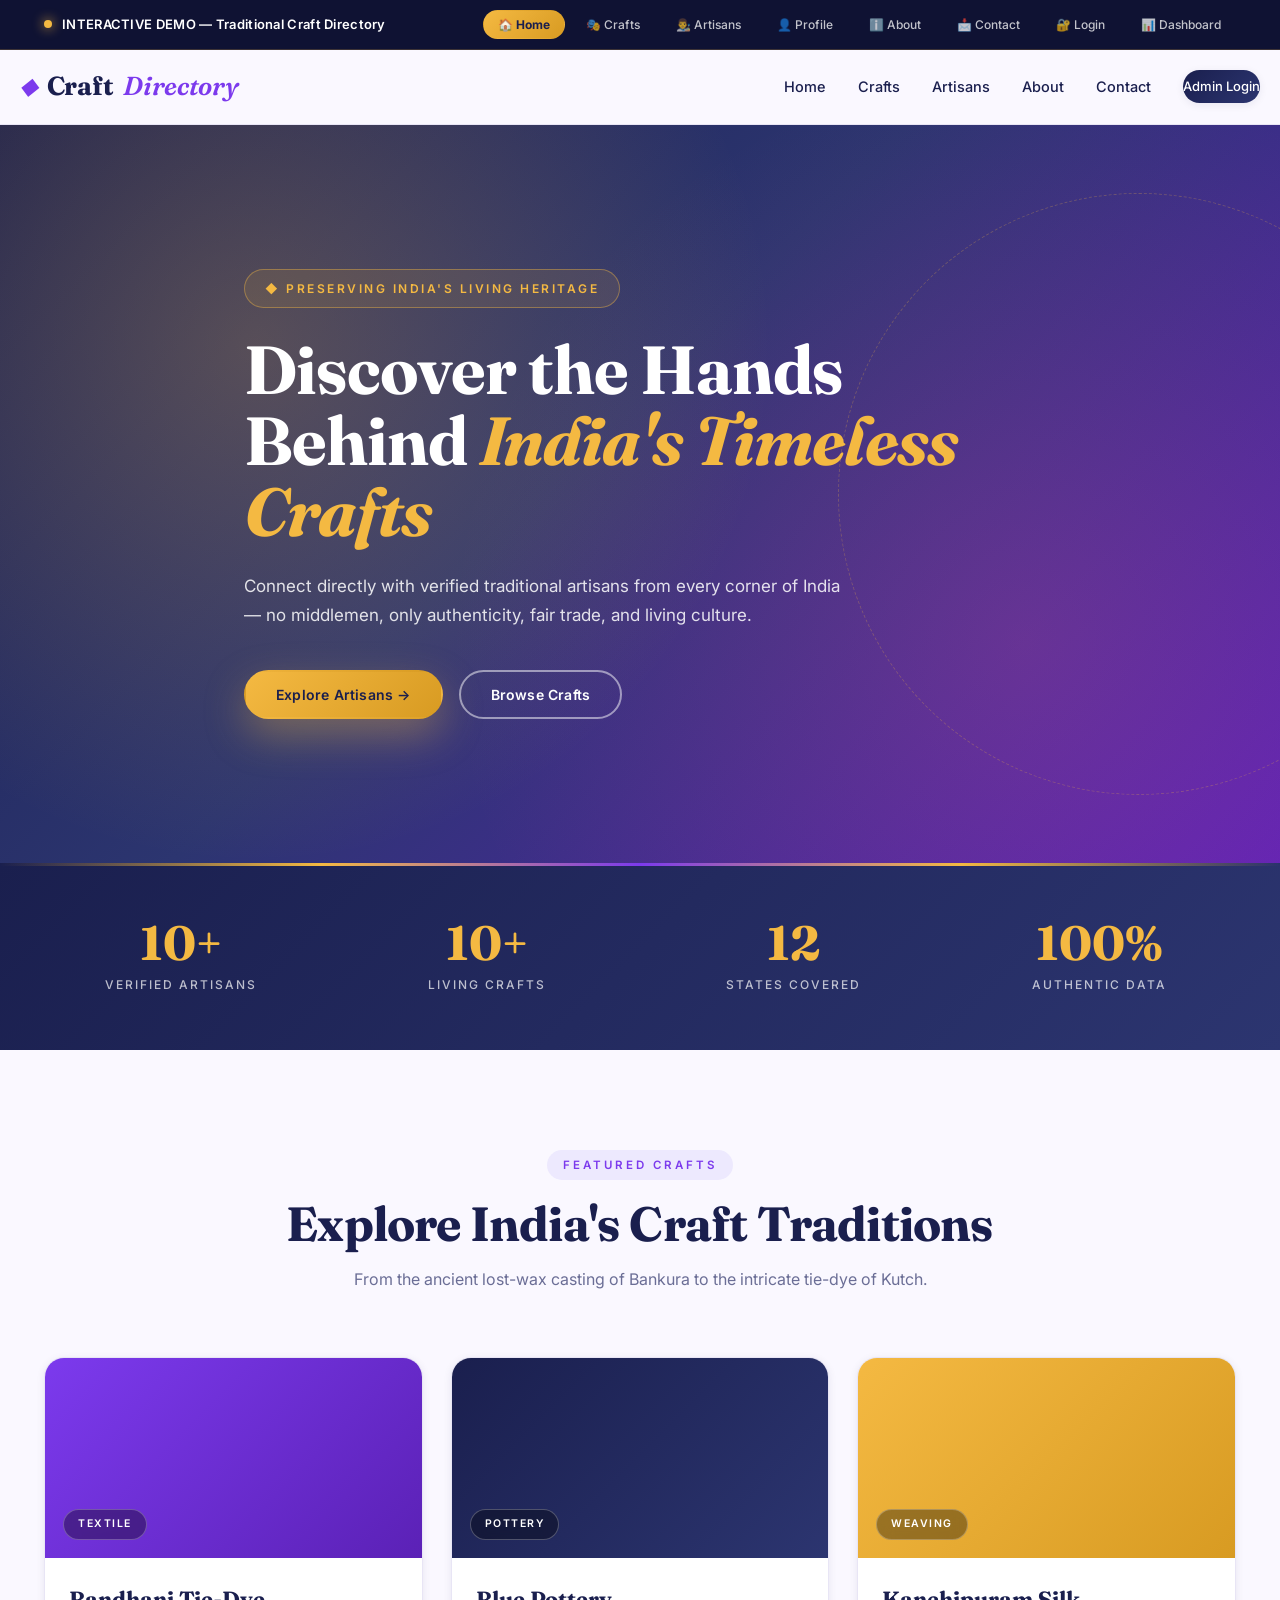
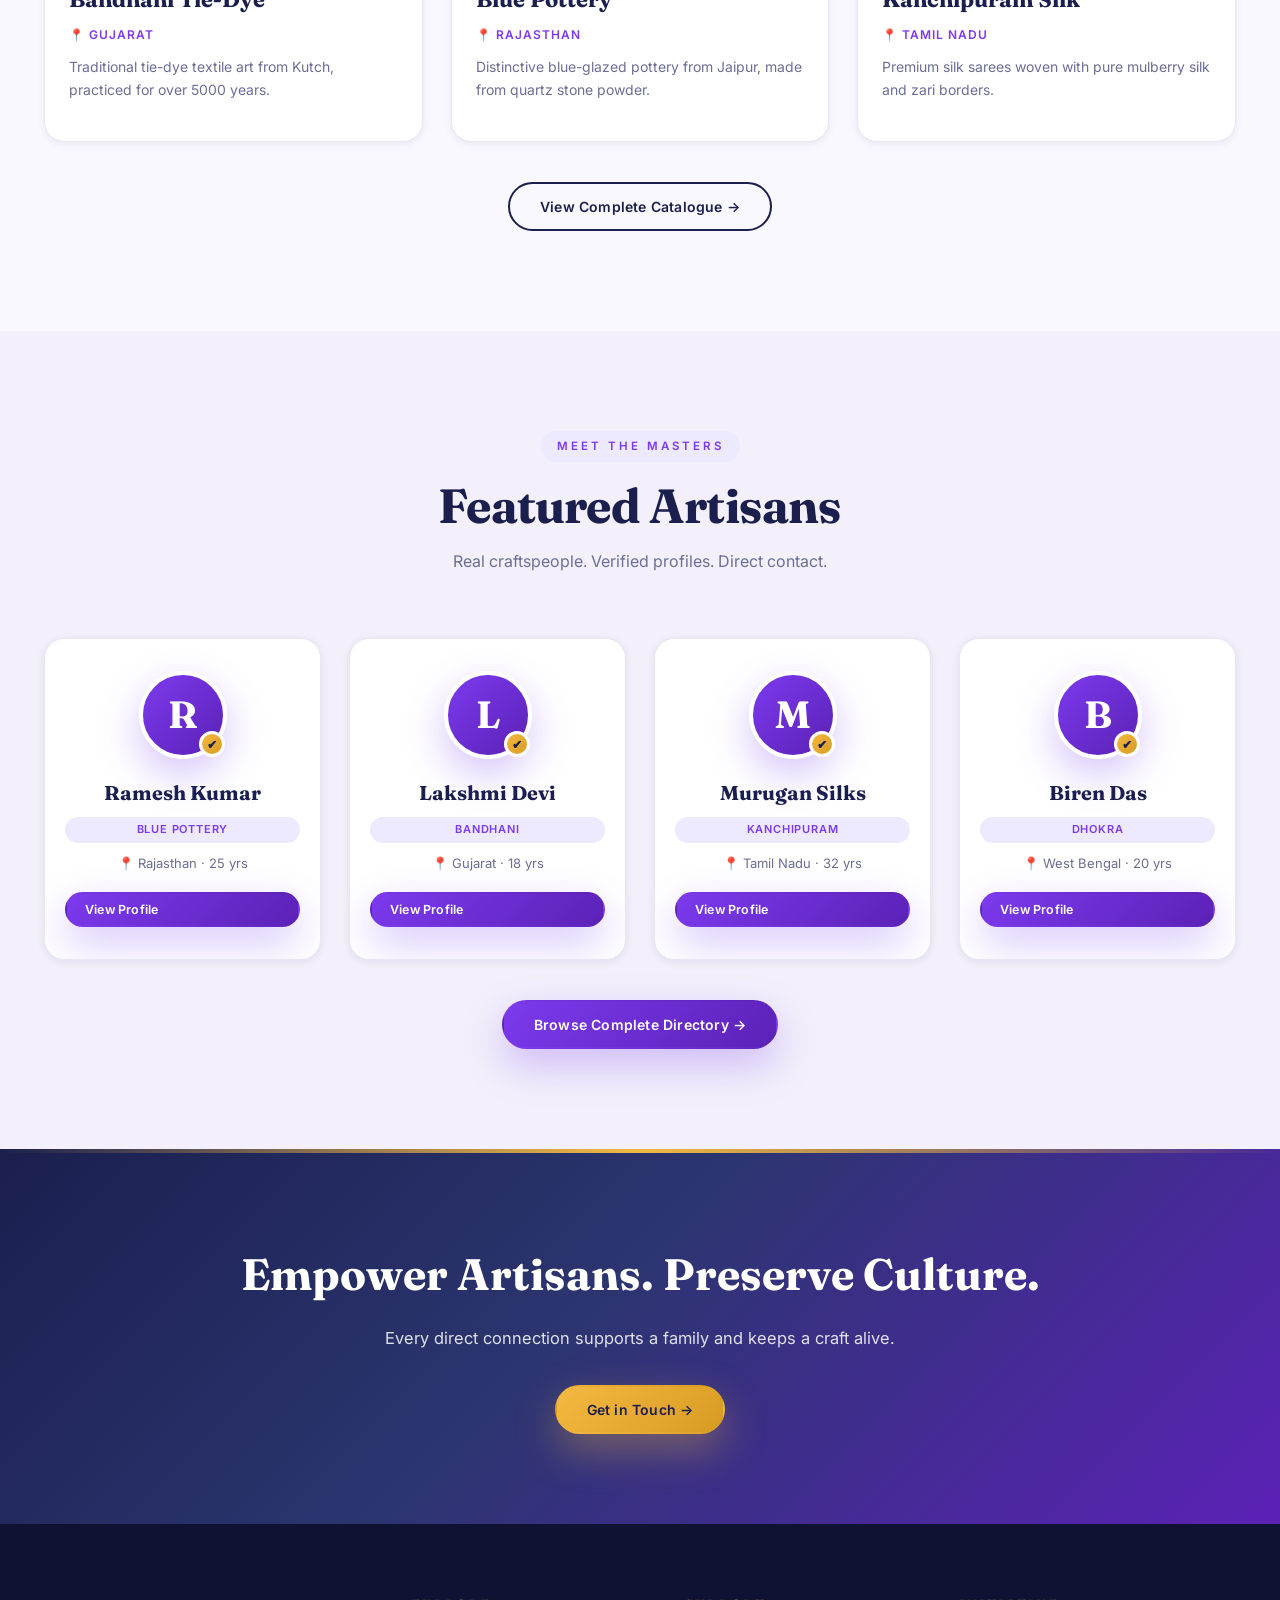
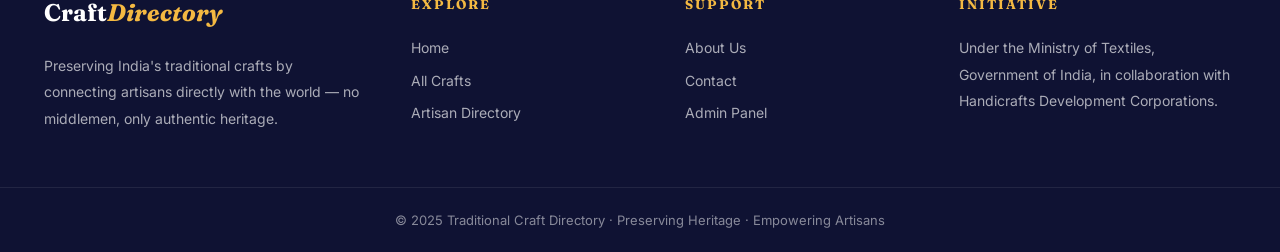
<file: craft-directory/demo.html>
<!DOCTYPE html>
<html lang="en">
<head>
<meta charset="UTF-8">
<meta name="viewport" content="width=device-width, initial-scale=1.0">
<title>Traditional Craft Directory — Interactive Demo</title>
<link rel="preconnect" href="https://fonts.googleapis.com">
<link rel="preconnect" href="https://fonts.gstatic.com" crossorigin>
<link href="https://fonts.googleapis.com/css2?family=Fraunces:ital,opsz,wght@0,9..144,400;0,9..144,600;0,9..144,700;0,9..144,900;1,9..144,700&family=Inter:wght@300;400;500;600;700&display=swap" rel="stylesheet">
<style>
/* =========================================================
   DESIGN TOKENS — Royal Indigo Heritage Theme
   ========================================================= */
:root{
  --indigo:#1A1F4E;
  --indigo-light:#2C3570;
  --indigo-deep:#0F1233;
  --purple:#7C3AED;
  --purple-light:#A78BFA;
  --purple-deep:#5B21B6;
  --purple-soft:#EDE9FE;
  --gold:#F4B942;
  --gold-deep:#D89B22;
  --gold-light:#FCD97F;
  --gold-soft:#FEF3D0;
  --rose:#E85A8A;
  --bg:#FAF8FF;
  --bg-alt:#F3F0FB;
  --surface:#FFFFFF;
  --ink:#0F1233;
  --ink-soft:#2D3160;
  --muted:#6B6E96;
  --muted-light:#9B9DBA;
  --border:#E8E5F5;
  --border-light:#F2EFFB;
  --success:#10B981;
  --success-soft:#D1FAE5;
  --danger:#EF4444;
  --danger-soft:#FEE2E2;

  --shadow-xs:0 1px 3px rgba(26,31,78,.06);
  --shadow-sm:0 2px 8px rgba(26,31,78,.08);
  --shadow-md:0 8px 24px rgba(26,31,78,.10);
  --shadow-lg:0 20px 50px rgba(26,31,78,.15);
  --shadow-xl:0 30px 80px rgba(26,31,78,.20);
  --shadow-purple:0 16px 40px rgba(124,58,237,.30);
  --shadow-gold:0 16px 40px rgba(244,185,66,.35);

  --grad-indigo:linear-gradient(135deg,#1A1F4E 0%,#2C3570 100%);
  --grad-purple:linear-gradient(135deg,#7C3AED 0%,#5B21B6 100%);
  --grad-gold:linear-gradient(135deg,#F4B942 0%,#D89B22 100%);
  --grad-mesh:linear-gradient(135deg,#1A1F4E 0%,#2C3570 45%,#5B21B6 100%);

  --radius:14px;
  --radius-lg:20px;
  --radius-full:999px;

  --font-display:'Fraunces',Georgia,serif;
  --font-body:'Inter',-apple-system,sans-serif;
  --ease:cubic-bezier(.22,1,.36,1);
}

*{margin:0;padding:0;box-sizing:border-box}
html{scroll-behavior:smooth}
body{
  font-family:var(--font-body);
  background:var(--bg);
  color:var(--ink);
  line-height:1.6;
  -webkit-font-smoothing:antialiased;
  font-size:15px;
  overflow-x:hidden;
}
a{text-decoration:none;color:inherit}
button{font-family:inherit;cursor:pointer;border:none;background:none}
img{max-width:100%;display:block}
::selection{background:var(--purple);color:#fff}

::-webkit-scrollbar{width:10px;height:10px}
::-webkit-scrollbar-track{background:var(--bg-alt)}
::-webkit-scrollbar-thumb{
  background:var(--grad-purple);
  border-radius:10px;border:2px solid var(--bg-alt);
}

.container{max-width:1240px;margin:0 auto;padding:0 24px}

/* =========================================================
   PAGE ROUTER
   ========================================================= */
.page{display:none}
.page.active{display:block;animation:fadeIn .5s var(--ease)}
@keyframes fadeIn{from{opacity:0;transform:translateY(8px)}to{opacity:1;transform:translateY(0)}}

/* =========================================================
   TOP DEMO BAR
   ========================================================= */
.demo-bar{
  background:var(--indigo-deep);
  color:#fff;
  padding:10px 0;
  font-size:13px;
  position:sticky;top:0;z-index:1000;
  border-bottom:1px solid rgba(244,185,66,.2);
}
.demo-bar-inner{
  display:flex;align-items:center;justify-content:space-between;
  gap:20px;flex-wrap:wrap;
}
.demo-label{
  display:flex;align-items:center;gap:10px;
  font-weight:600;letter-spacing:.3px;
}
.demo-label .dot{
  width:8px;height:8px;border-radius:50%;
  background:var(--gold);
  box-shadow:0 0 12px var(--gold);
  animation:pulseDot 2s infinite;
}
@keyframes pulseDot{
  0%,100%{opacity:1}
  50%{opacity:.4}
}
.demo-nav{
  display:flex;gap:6px;flex-wrap:wrap;
}
.demo-nav button{
  padding:6px 14px;
  font-size:12px;
  color:rgba(255,255,255,.75);
  border-radius:20px;
  transition:.25s var(--ease);
  font-weight:500;
  border:1px solid transparent;
}
.demo-nav button:hover{
  color:var(--gold);
  background:rgba(244,185,66,.08);
}
.demo-nav button.active{
  background:var(--grad-gold);
  color:var(--indigo);
  font-weight:700;
}

/* =========================================================
   SITE HEADER
   ========================================================= */
.site-header{
  position:sticky;top:38px;z-index:999;
  background:rgba(250,248,255,.9);
  backdrop-filter:blur(20px);
  -webkit-backdrop-filter:blur(20px);
  border-bottom:1px solid var(--border);
}
.nav-wrap{display:flex;align-items:center;justify-content:space-between;padding:16px 0}
.logo{
  font-family:var(--font-display);
  font-size:26px;font-weight:700;
  color:var(--indigo);letter-spacing:-.3px;
  display:flex;align-items:center;gap:10px;
}
.logo-mark{
  color:var(--purple);font-size:22px;
  display:inline-block;
  animation:rotateDiamond 14s linear infinite;
}
@keyframes rotateDiamond{to{transform:rotate(360deg)}}
.logo span{color:var(--purple);font-style:italic;font-weight:600}

.main-nav{display:flex;align-items:center;gap:32px}
.main-nav a{
  font-size:14.5px;font-weight:500;color:var(--indigo);
  position:relative;padding:6px 0;
  cursor:pointer;
}
.main-nav a::after{
  content:'';position:absolute;left:0;bottom:-2px;height:2px;width:0;
  background:var(--grad-purple);
  transition:width .35s var(--ease);
  border-radius:2px;
}
.main-nav a:hover{color:var(--purple)}
.main-nav a:hover::after{width:100%}
.btn-admin{
  background:var(--grad-indigo);
  color:#fff !important;
  padding:10px 22px;
  border-radius:var(--radius-full);
  font-size:13px !important;
  box-shadow:var(--shadow-sm);
  transition:.3s var(--ease);
}
.btn-admin:hover{transform:translateY(-2px);box-shadow:var(--shadow-purple);background:var(--grad-purple)}

/* =========================================================
   BUTTONS
   ========================================================= */
.btn{
  display:inline-flex;align-items:center;gap:10px;
  padding:14px 30px;border-radius:var(--radius-full);
  font-size:14px;font-weight:600;letter-spacing:.2px;
  transition:.3s var(--ease);
  border:2px solid transparent;
  cursor:pointer;
}
.btn-primary{
  background:var(--grad-purple);
  color:#fff;
  box-shadow:var(--shadow-purple);
}
.btn-primary:hover{transform:translateY(-3px);box-shadow:0 24px 50px rgba(124,58,237,.4)}
.btn-gold{
  background:var(--grad-gold);
  color:var(--indigo);
  box-shadow:var(--shadow-gold);
}
.btn-gold:hover{transform:translateY(-3px)}
.btn-outline{
  background:transparent;
  color:#fff;
  border-color:rgba(255,255,255,.5);
}
.btn-outline:hover{background:#fff;color:var(--indigo);border-color:#fff}
.btn-ghost{
  background:transparent;color:var(--indigo);
  border:2px solid var(--indigo);
}
.btn-ghost:hover{background:var(--indigo);color:#fff}
.btn-sm{padding:8px 18px;font-size:12.5px}

/* =========================================================
   HERO
   ========================================================= */
.hero{
  position:relative;min-height:82vh;
  display:flex;align-items:center;
  background:var(--grad-mesh);
  color:#fff;overflow:hidden;
}
.hero::before{
  content:'';position:absolute;inset:0;
  background:
    radial-gradient(circle at 20% 30%,rgba(244,185,66,.25),transparent 45%),
    radial-gradient(circle at 80% 70%,rgba(232,90,138,.20),transparent 50%);
}
.hero::after{
  content:'';position:absolute;right:-160px;top:50%;transform:translateY(-50%);
  width:600px;height:600px;border-radius:50%;
  border:1.5px dashed rgba(244,185,66,.25);
  animation:spin 60s linear infinite;
}
@keyframes spin{to{transform:translateY(-50%) rotate(360deg)}}
.hero-content{
  position:relative;z-index:2;
  padding:100px 24px;max-width:840px;
}
.hero-tag{
  display:inline-block;
  font-size:12px;letter-spacing:2.5px;text-transform:uppercase;
  color:var(--gold);
  padding:9px 20px;border:1px solid rgba(244,185,66,.4);
  border-radius:var(--radius-full);margin-bottom:26px;
  background:rgba(244,185,66,.10);
  font-weight:600;
}
.hero h1{
  font-family:var(--font-display);
  font-size:clamp(40px,5.6vw,68px);
  font-weight:700;line-height:1.05;
  margin-bottom:24px;letter-spacing:-1px;
}
.hero h1 em{color:var(--gold);font-style:italic}
.hero p{
  font-size:17px;line-height:1.7;
  color:rgba(255,255,255,.85);
  max-width:600px;margin-bottom:40px;
}
.hero-btns{display:flex;gap:16px;flex-wrap:wrap}

/* =========================================================
   STATS STRIP
   ========================================================= */
.stats-strip{
  background:var(--grad-indigo);
  color:#fff;padding:56px 0;position:relative;overflow:hidden;
}
.stats-strip::after{
  content:'';position:absolute;top:0;left:0;right:0;height:3px;
  background:linear-gradient(90deg,transparent,var(--gold),var(--purple),var(--gold),transparent);
}
.stats-grid{
  display:grid;grid-template-columns:repeat(4,1fr);
  gap:32px;text-align:center;position:relative;z-index:2;
}
.stats-grid h3{
  font-family:var(--font-display);
  font-size:48px;color:var(--gold);
  font-weight:700;line-height:1;margin-bottom:8px;
}
.stats-grid p{
  font-size:12px;letter-spacing:2px;
  text-transform:uppercase;color:rgba(255,255,255,.7);
  font-weight:500;
}

/* =========================================================
   SECTIONS
   ========================================================= */
.section{padding:100px 0}
.section-alt{background:var(--bg-alt)}
.section-head{
  text-align:center;margin-bottom:64px;max-width:720px;
  margin-left:auto;margin-right:auto;
}
.eyebrow{
  display:inline-block;
  font-size:11.5px;letter-spacing:3px;
  text-transform:uppercase;color:var(--purple);
  font-weight:600;margin-bottom:16px;
  padding:6px 16px;
  background:var(--purple-soft);
  border-radius:var(--radius-full);
}
.section-head h2{
  font-family:var(--font-display);
  font-size:clamp(34px,4.2vw,48px);
  color:var(--indigo);font-weight:700;
  line-height:1.15;margin-bottom:16px;letter-spacing:-.8px;
}
.section-head p{color:var(--muted);font-size:16px}

/* =========================================================
   GRIDS & CARDS
   ========================================================= */
.grid{display:grid;gap:28px}
.grid-3{grid-template-columns:repeat(3,1fr)}
.grid-4{grid-template-columns:repeat(4,1fr)}

.card{
  background:var(--surface);
  border-radius:var(--radius-lg);
  overflow:hidden;
  transition:.4s var(--ease);
  border:1px solid var(--border);
  box-shadow:var(--shadow-sm);
  display:flex;flex-direction:column;
}
.card:hover{
  transform:translateY(-8px);
  box-shadow:var(--shadow-lg);
  border-color:transparent;
}

/* Craft Card */
.craft-card .card-img{
  height:200px;position:relative;
  display:flex;align-items:flex-end;padding:18px;
}
.craft-gradient-0{background:linear-gradient(135deg,#7C3AED,#5B21B6)}
.craft-gradient-1{background:linear-gradient(135deg,#1A1F4E,#2C3570)}
.craft-gradient-2{background:linear-gradient(135deg,#F4B942,#D89B22)}
.craft-gradient-3{background:linear-gradient(135deg,#E85A8A,#BE185D)}
.craft-gradient-4{background:linear-gradient(135deg,#10B981,#059669)}
.craft-gradient-5{background:linear-gradient(135deg,#A78BFA,#7C3AED)}
.craft-badge{
  position:relative;z-index:3;
  font-size:10.5px;letter-spacing:1.5px;text-transform:uppercase;
  color:#fff;background:rgba(0,0,0,.35);
  padding:6px 14px;border-radius:var(--radius-full);
  backdrop-filter:blur(8px);
  border:1px solid rgba(255,255,255,.25);
  font-weight:600;
}
.card-body{padding:24px;flex:1;display:flex;flex-direction:column}
.card-body h3{
  font-family:var(--font-display);
  font-size:22px;color:var(--indigo);
  margin-bottom:8px;font-weight:700;
}
.card-body .region{
  font-size:12px;color:var(--purple);
  font-weight:600;margin-bottom:12px;
  text-transform:uppercase;letter-spacing:1px;
}
.card-body p{color:var(--muted);font-size:14px;line-height:1.6;margin-bottom:16px;flex:1}

/* Artisan Card */
.artisan-card{
  text-align:center;padding:32px 20px;
}
.artisan-avatar{
  width:88px;height:88px;border-radius:50%;
  margin:0 auto 18px;
  background:var(--grad-purple);
  color:#fff;
  display:flex;align-items:center;justify-content:center;
  font-family:var(--font-display);
  font-size:38px;font-weight:700;
  position:relative;
  box-shadow:var(--shadow-purple);
  border:4px solid var(--surface);
}
.verified-dot{
  position:absolute;bottom:-2px;right:-2px;
  width:26px;height:26px;border-radius:50%;
  background:var(--grad-gold);
  color:var(--indigo);font-size:12px;font-weight:700;
  display:flex;align-items:center;justify-content:center;
  border:3px solid var(--surface);
}
.artisan-card h4{
  font-family:var(--font-display);
  font-size:20px;color:var(--indigo);
  margin-bottom:8px;font-weight:700;
}
.craft-tag{
  display:inline-block;
  font-size:11px;color:var(--purple);
  background:var(--purple-soft);
  padding:4px 12px;border-radius:var(--radius-full);
  letter-spacing:.8px;margin-bottom:10px;
  font-weight:600;text-transform:uppercase;
}
.artisan-card .region{
  font-size:13px;color:var(--muted);
  margin-bottom:18px;
}

/* =========================================================
   PAGE HERO (Crafts, Artisans, About, Contact)
   ========================================================= */
.page-hero{
  background:var(--grad-mesh);
  padding:100px 0 80px;color:#fff;text-align:center;
  position:relative;overflow:hidden;
}
.page-hero::after{
  content:'';position:absolute;bottom:0;left:0;right:0;height:60px;
  background:linear-gradient(to top,var(--bg),transparent);
}
.page-hero .container{position:relative;z-index:2}
.page-hero .eyebrow{
  background:rgba(244,185,66,.15);
  color:var(--gold);
  border:1px solid rgba(244,185,66,.3);
}
.page-hero h1{
  font-family:var(--font-display);
  font-size:clamp(36px,4.8vw,54px);
  font-weight:700;margin-bottom:14px;letter-spacing:-1px;
}
.page-hero p{
  font-size:16.5px;color:rgba(255,255,255,.85);
  max-width:600px;margin:0 auto;
}

/* =========================================================
   FILTER BAR
   ========================================================= */
.filter-bar{
  display:flex;gap:14px;flex-wrap:wrap;
  background:var(--surface);padding:20px;
  border-radius:var(--radius-lg);border:1px solid var(--border);
  box-shadow:var(--shadow-sm);margin-bottom:32px;
}
.filter-bar input,.filter-bar select{
  flex:1;min-width:160px;
  padding:13px 18px;border:1.5px solid var(--border);
  border-radius:var(--radius-full);font-family:inherit;font-size:14px;
  background:var(--bg);color:var(--ink);
  outline:none;transition:.25s var(--ease);
}
.filter-bar input:focus,.filter-bar select:focus{
  border-color:var(--purple);
  box-shadow:0 0 0 4px rgba(124,58,237,.10);
}

/* =========================================================
   PROFILE PAGE
   ========================================================= */
.profile-hero{
  background:var(--grad-mesh);
  padding:80px 0 100px;color:#fff;
  position:relative;overflow:hidden;
}
.profile-header{
  display:flex;align-items:center;gap:40px;
  position:relative;z-index:2;flex-wrap:wrap;
}
.profile-avatar{
  width:150px;height:150px;border-radius:50%;
  background:var(--grad-gold);
  color:var(--indigo);
  display:flex;align-items:center;justify-content:center;
  font-family:var(--font-display);
  font-size:66px;font-weight:700;
  border:5px solid rgba(255,255,255,.2);
  box-shadow:var(--shadow-xl);
  flex-shrink:0;
}
.profile-info{flex:1;min-width:260px}
.profile-info h1{
  font-family:var(--font-display);
  font-size:clamp(32px,4vw,46px);
  font-weight:700;margin:10px 0 14px;
  display:flex;align-items:center;gap:14px;flex-wrap:wrap;
}
.verified-badge{
  font-size:12px;
  background:var(--grad-gold);
  color:var(--indigo);
  padding:6px 16px;border-radius:var(--radius-full);
  font-weight:700;
  display:inline-flex;align-items:center;gap:6px;
}
.profile-meta{font-size:15px;color:rgba(255,255,255,.85);line-height:1.9}
.profile-meta strong{color:var(--gold)}

.profile-grid{
  display:grid;grid-template-columns:1fr 380px;
  gap:40px;align-items:flex-start;
}
.profile-main .info-block{
  background:var(--surface);border-radius:var(--radius-lg);
  padding:36px 40px;margin-bottom:24px;
  border:1px solid var(--border);
  box-shadow:var(--shadow-sm);
  position:relative;
}
.info-block::before{
  content:'';position:absolute;left:0;top:32px;bottom:32px;
  width:4px;background:var(--grad-purple);
  border-radius:0 4px 4px 0;
}
.info-block h2{
  font-family:var(--font-display);
  font-size:26px;color:var(--indigo);
  margin-bottom:16px;font-weight:700;
}
.info-block p{color:var(--ink-soft);font-size:15px;line-height:1.8}

.contact-card{
  background:var(--grad-indigo);
  color:#fff;border-radius:var(--radius-lg);
  padding:34px 30px;margin-bottom:20px;
  box-shadow:var(--shadow-lg);
  position:relative;overflow:hidden;
}
.contact-card::after{
  content:'';position:absolute;top:0;left:0;right:0;height:4px;
  background:var(--grad-gold);
}
.contact-card h3{
  font-family:var(--font-display);
  font-size:24px;margin-bottom:22px;
  padding-bottom:16px;
  border-bottom:1px solid rgba(255,255,255,.15);
}
.contact-card p{
  display:flex;gap:12px;align-items:flex-start;
  font-size:14px;margin-bottom:14px;
  line-height:1.6;color:rgba(255,255,255,.9);
}
.contact-card p span:first-child{font-size:17px;flex-shrink:0}
.contact-card .btn{width:100%;justify-content:center;margin-top:10px}
.contact-card .btn-gold{background:var(--grad-gold);color:var(--indigo)}
.contact-card .btn-outline{border-color:rgba(255,255,255,.4);color:#fff}
.contact-card .btn-outline:hover{background:#fff;color:var(--indigo)}

.stats-card{
  background:var(--surface);border-radius:var(--radius-lg);
  border:1px solid var(--border);
  display:grid;grid-template-columns:1fr 1fr;
  overflow:hidden;
}
.stats-card>div{
  padding:24px 16px;text-align:center;
  border-right:1px solid var(--border);
}
.stats-card>div:last-child{border-right:none}
.stats-card strong{
  display:block;font-family:var(--font-display);
  font-size:36px;color:var(--purple);
  font-weight:700;line-height:1;
}
.stats-card span{
  font-size:11px;letter-spacing:1.6px;
  text-transform:uppercase;color:var(--muted);
  margin-top:8px;display:block;font-weight:500;
}

/* =========================================================
   ABOUT VALUES
   ========================================================= */
.values-grid{
  display:grid;grid-template-columns:repeat(3,1fr);
  gap:24px;margin:40px 0;
}
.value-box{
  background:var(--surface);padding:36px 28px;
  border-radius:var(--radius-lg);
  border:1px solid var(--border);
  text-align:center;
  box-shadow:var(--shadow-sm);
  transition:.3s var(--ease);
}
.value-box:hover{
  transform:translateY(-8px);
  box-shadow:var(--shadow-lg);
}
.value-box .v-icon{
  width:68px;height:68px;margin:0 auto 20px;
  background:var(--grad-purple);
  border-radius:18px;
  display:flex;align-items:center;justify-content:center;
  font-size:28px;color:#fff;
  box-shadow:var(--shadow-purple);
}
.value-box h3{
  font-family:var(--font-display);
  font-size:22px;color:var(--indigo);
  margin-bottom:10px;font-weight:700;
}
.value-box p{color:var(--muted);font-size:14px;line-height:1.7}

.bullet-list{list-style:none;margin-top:16px}
.bullet-list li{
  padding:14px 20px;background:var(--surface);
  border-radius:var(--radius);
  border-left:4px solid var(--purple);
  margin-bottom:12px;font-size:15px;
  color:var(--indigo);font-weight:500;
  box-shadow:var(--shadow-sm);
}

/* =========================================================
   CONTACT
   ========================================================= */
.contact-wrapper{
  display:grid;grid-template-columns:1fr 1.3fr;
  gap:44px;align-items:flex-start;
}
.contact-info-box{
  background:var(--grad-indigo);
  color:#fff;padding:44px 38px;
  border-radius:var(--radius-lg);
  box-shadow:var(--shadow-lg);
}
.contact-info-box h3{
  font-family:var(--font-display);
  font-size:28px;margin-bottom:14px;
}
.contact-info-box>p{
  color:rgba(255,255,255,.75);
  font-size:14px;line-height:1.7;
  margin-bottom:30px;
}
.info-line{
  display:flex;gap:14px;align-items:flex-start;
  margin-bottom:20px;font-size:14px;
  color:rgba(255,255,255,.92);
}
.info-line span:first-child{
  width:42px;height:42px;flex-shrink:0;
  background:rgba(244,185,66,.18);
  border-radius:12px;
  display:flex;align-items:center;justify-content:center;
  font-size:17px;
  color:var(--gold);
}
.info-line strong{
  display:block;color:var(--gold);
  font-size:11px;letter-spacing:1.6px;
  text-transform:uppercase;margin-bottom:4px;
  font-weight:700;
}

.contact-form{
  background:var(--surface);padding:40px 40px;
  border-radius:var(--radius-lg);
  border:1px solid var(--border);
  box-shadow:var(--shadow-md);
}
.contact-form h3{
  font-family:var(--font-display);
  font-size:26px;color:var(--indigo);
  margin-bottom:24px;
}
.contact-form input,.contact-form textarea{
  width:100%;padding:15px 20px;
  border:1.5px solid var(--border);
  border-radius:var(--radius);
  font-family:inherit;font-size:14.5px;
  margin-bottom:16px;outline:none;
  background:var(--bg);color:var(--ink);
  transition:.25s var(--ease);
  resize:vertical;
}
.contact-form input:focus,.contact-form textarea:focus{
  border-color:var(--purple);background:#fff;
  box-shadow:0 0 0 4px rgba(124,58,237,.10);
}

/* =========================================================
   CTA BAND
   ========================================================= */
.cta-band{
  background:var(--grad-mesh);
  padding:90px 0;color:#fff;text-align:center;
  position:relative;overflow:hidden;
}
.cta-band::after{
  content:'';position:absolute;top:0;left:0;right:0;height:4px;
  background:linear-gradient(90deg,transparent,var(--gold),transparent);
}
.cta-band h2{
  font-family:var(--font-display);
  font-size:clamp(32px,3.8vw,44px);
  font-weight:700;margin-bottom:16px;
}
.cta-band p{font-size:16.5px;color:rgba(255,255,255,.85);margin-bottom:34px}

/* =========================================================
   FOOTER
   ========================================================= */
.site-footer{
  background:var(--indigo-deep);
  color:rgba(255,255,255,.7);
  padding:70px 0 0;
}
.footer-grid{
  display:grid;grid-template-columns:1.4fr 1fr 1fr 1.2fr;
  gap:44px;padding-bottom:48px;
}
.footer-grid h4,.footer-grid h5{
  color:#fff;font-family:var(--font-display);
  margin-bottom:20px;font-weight:700;
}
.footer-grid h4{font-size:24px}
.footer-grid h4 span{color:var(--gold);font-style:italic}
.footer-grid h5{
  font-size:13px;letter-spacing:2px;
  text-transform:uppercase;color:var(--gold);
}
.footer-grid p,.footer-grid a{
  display:block;font-size:14px;line-height:1.9;
  color:rgba(255,255,255,.65);margin-bottom:6px;
  cursor:pointer;
}
.footer-grid a:hover{color:var(--gold)}
.footer-bottom{
  border-top:1px solid rgba(255,255,255,.08);
  padding:22px 0;text-align:center;
  font-size:13px;color:rgba(255,255,255,.5);
}

/* =========================================================
   ADMIN LOGIN
   ========================================================= */
.admin-login-page{
  min-height:100vh;
  background:var(--grad-mesh);
  display:flex;align-items:center;justify-content:center;
  padding:40px 24px;
  position:relative;overflow:hidden;
}
.admin-login-page::before{
  content:'';position:absolute;top:-160px;right:-120px;
  width:520px;height:520px;border-radius:50%;
  background:radial-gradient(circle,rgba(244,185,66,.3),transparent 70%);
  filter:blur(60px);
}
.admin-login-page::after{
  content:'';position:absolute;bottom:-200px;left:-180px;
  width:600px;height:600px;border-radius:50%;
  background:radial-gradient(circle,rgba(232,90,138,.25),transparent 70%);
  filter:blur(60px);
}
.login-box{
  position:relative;z-index:2;
  background:var(--surface);
  border-radius:24px;
  padding:48px 44px;
  width:100%;max-width:440px;
  box-shadow:var(--shadow-xl);
  overflow:hidden;
}
.login-box::before{
  content:'';position:absolute;top:0;left:0;right:0;height:5px;
  background:linear-gradient(90deg,var(--purple),var(--gold),var(--rose));
}
.login-logo{
  text-align:center;font-size:36px;
  color:var(--purple);margin-bottom:16px;
}
.login-box h2{
  font-family:var(--font-display);
  font-size:32px;color:var(--indigo);
  text-align:center;margin-bottom:6px;
}
.login-box .sub{
  text-align:center;color:var(--muted);
  font-size:11.5px;letter-spacing:2.5px;
  text-transform:uppercase;margin-bottom:30px;
  font-weight:600;
}
.login-box input{
  width:100%;padding:15px 18px;
  border:1.5px solid var(--border);
  border-radius:12px;font-family:inherit;
  font-size:14.5px;margin-bottom:14px;
  background:var(--bg);outline:none;
  transition:.25s var(--ease);
}
.login-box input:focus{
  border-color:var(--purple);background:#fff;
  box-shadow:0 0 0 4px rgba(124,58,237,.10);
}
.login-box .hint{
  text-align:center;font-size:12.5px;
  color:var(--muted);margin-top:18px;
  padding-top:16px;
  border-top:1px dashed var(--border);
}
.login-box .hint code{
  background:var(--purple-soft);
  color:var(--purple-deep);
  padding:3px 10px;border-radius:6px;
  font-family:monospace;font-weight:700;
  font-size:12.5px;
}
.login-alert{
  background:var(--danger-soft);
  border-left:3px solid var(--danger);
  color:var(--danger);
  padding:12px 16px;border-radius:10px;
  font-size:13.5px;margin-bottom:16px;
  display:none;
}
.login-alert.show{display:block}

/* =========================================================
   ADMIN DASHBOARD
   ========================================================= */
.admin-body{
  display:grid;
  grid-template-columns:260px 1fr;
  min-height:100vh;
  background:var(--bg);
}
.admin-side{
  background:var(--indigo-deep);
  color:#fff;
  padding:30px 18px;
  display:flex;flex-direction:column;gap:4px;
  position:sticky;top:0;height:100vh;
  overflow-y:auto;
}
.admin-side h3{
  font-family:var(--font-display);
  font-size:22px;margin-bottom:24px;
  padding-bottom:20px;
  border-bottom:1px solid rgba(255,255,255,.1);
  color:var(--gold);
  display:flex;align-items:center;gap:10px;
}
.admin-side a{
  padding:12px 16px;border-radius:10px;
  color:rgba(255,255,255,.75);
  font-size:14px;font-weight:500;
  transition:.25s var(--ease);
  display:flex;align-items:center;gap:10px;
  cursor:pointer;
  border-left:3px solid transparent;
}
.admin-side a:hover{
  background:rgba(124,58,237,.15);
  color:#fff;
  border-left-color:var(--purple);
}
.admin-side a.active{
  background:linear-gradient(90deg,rgba(124,58,237,.2),transparent);
  color:var(--gold);
  font-weight:600;
  border-left-color:var(--gold);
}
.admin-side a.logout{
  margin-top:auto;
  border-top:1px solid rgba(255,255,255,.08);
  padding-top:20px;
  color:rgba(232,90,138,.9);
}
.admin-side a.logout:hover{
  background:rgba(232,90,138,.15);
  color:#FF8AAE;
  border-left-color:#FF8AAE;
}

.admin-main{
  padding:40px 48px;
  min-height:100vh;
  background:var(--bg);
}
.admin-main h1{
  font-family:var(--font-display);
  font-size:34px;color:var(--indigo);
  margin-bottom:30px;font-weight:700;
}
.admin-main h2{
  font-family:var(--font-display);
  color:var(--indigo);
  font-size:22px;margin:32px 0 16px;
}

.dash-grid{
  display:grid;grid-template-columns:repeat(4,1fr);
  gap:22px;margin-bottom:40px;
}
.dash-card{
  background:var(--surface);
  padding:28px 24px;
  border-radius:var(--radius-lg);
  border:1px solid var(--border);
  box-shadow:var(--shadow-sm);
  position:relative;overflow:hidden;
  transition:.3s var(--ease);
  cursor:pointer;
}
.dash-card::before{
  content:'';position:absolute;top:0;left:0;
  width:5px;height:100%;
  background:linear-gradient(to bottom,var(--purple),var(--gold));
}
.dash-card:hover{
  transform:translateY(-6px);
  box-shadow:var(--shadow-lg);
}
.dash-card h4{
  font-family:var(--font-display);
  font-size:42px;color:var(--purple);
  line-height:1;margin-bottom:8px;
  font-weight:700;
}
.dash-card p{
  font-size:11px;letter-spacing:1.6px;
  text-transform:uppercase;
  color:var(--muted);font-weight:600;
}

.admin-table{
  width:100%;border-collapse:separate;border-spacing:0;
  background:var(--surface);
  border-radius:var(--radius-lg);
  overflow:hidden;
  box-shadow:var(--shadow-sm);
  border:1px solid var(--border);
  margin-top:20px;
}
.admin-table thead{background:var(--grad-indigo)}
.admin-table th{
  color:var(--gold);
  padding:18px 20px;text-align:left;
  font-size:11px;letter-spacing:1.8px;
  text-transform:uppercase;font-weight:700;
}
.admin-table td{
  padding:18px 20px;
  border-bottom:1px solid var(--border-light);
  font-size:14px;color:var(--ink-soft);
}
.admin-table tbody tr:nth-child(even) td{background:rgba(250,248,255,.6)}
.admin-table tbody tr:hover td{
  background:linear-gradient(90deg,rgba(124,58,237,.05),rgba(244,185,66,.04));
}
.admin-table tr:last-child td{border-bottom:none}

.badge{
  display:inline-flex;align-items:center;gap:6px;
  font-size:11px;padding:5px 12px;
  border-radius:var(--radius-full);
  letter-spacing:.5px;font-weight:700;
  text-transform:uppercase;
}
.badge-success{
  background:var(--success-soft);
  color:var(--success);
  border:1px solid rgba(16,185,129,.25);
}
.badge-warn{
  background:var(--gold-soft);
  color:var(--gold-deep);
  border:1px solid rgba(244,185,66,.35);
}

/* =========================================================
   RESPONSIVE
   ========================================================= */
@media(max-width:1024px){
  .grid-4,.grid-3,.values-grid,.dash-grid{
    grid-template-columns:repeat(2,1fr);
  }
  .profile-grid,.contact-wrapper{grid-template-columns:1fr}
  .footer-grid{grid-template-columns:1fr 1fr}
  .admin-body{grid-template-columns:220px 1fr}
  .admin-main{padding:30px 26px}
}
@media(max-width:768px){
  .main-nav{
    display:none;
    position:absolute;top:100%;left:0;right:0;
    background:var(--surface);flex-direction:column;
    padding:20px;gap:14px;
    border-bottom:1px solid var(--border);
    box-shadow:var(--shadow-lg);
  }
  .main-nav.open{display:flex}
  .grid-4,.grid-3,.values-grid,.dash-grid{grid-template-columns:1fr}
  .stats-grid{grid-template-columns:1fr 1fr}
  .profile-header{flex-direction:column;text-align:center}
  .footer-grid{grid-template-columns:1fr}
  .hero-content{padding:70px 20px}
  .section{padding:60px 0}
  .admin-body{grid-template-columns:1fr}
  .admin-side{
    position:relative;height:auto;
    flex-direction:row;overflow-x:auto;
    padding:12px;gap:4px;
  }
  .admin-side h3{display:none}
  .admin-side a{
    white-space:nowrap;padding:8px 12px;
    font-size:12px;
    border-left:none;
    border-bottom:3px solid transparent;
  }
  .admin-side a.active{border-left:none;border-bottom-color:var(--gold)}
  .admin-main{padding:24px 18px}
  .demo-nav button{padding:5px 10px;font-size:11px}
}
</style>
</head>
<body>

<!-- ============================================================
     TOP DEMO NAVIGATION BAR
     ============================================================ -->
<div class="demo-bar">
  <div class="container demo-bar-inner">
    <div class="demo-label">
      <span class="dot"></span>
      INTERACTIVE DEMO — Traditional Craft Directory
    </div>
    <div class="demo-nav" id="demoNav">
      <button data-nav="home" class="active">🏠 Home</button>
      <button data-nav="crafts">🎭 Crafts</button>
      <button data-nav="artisans">👨‍🎨 Artisans</button>
      <button data-nav="profile">👤 Profile</button>
      <button data-nav="about">ℹ️ About</button>
      <button data-nav="contact">📩 Contact</button>
      <button data-nav="login">🔐 Login</button>
      <button data-nav="dashboard">📊 Dashboard</button>
    </div>
  </div>
</div>

<!-- ============================================================
     PUBLIC SITE — HEADER
     ============================================================ -->
<header class="site-header" id="siteHeader">
  <div class="container nav-wrap">
    <a class="logo" data-nav="home">
      <span class="logo-mark">◆</span> Craft<span>Directory</span>
    </a>
    <nav class="main-nav" id="mainNav">
      <a data-nav="home">Home</a>
      <a data-nav="crafts">Crafts</a>
      <a data-nav="artisans">Artisans</a>
      <a data-nav="about">About</a>
      <a data-nav="contact">Contact</a>
      <a class="btn-admin" data-nav="login">Admin Login</a>
    </nav>
    <button class="menu-toggle" style="display:none;font-size:22px" onclick="document.getElementById('mainNav').classList.toggle('open')">☰</button>
  </div>
</header>

<!-- ============================================================
     PAGE: HOME
     ============================================================ -->
<section class="page active" id="page-home">

  <div class="hero">
    <div class="container hero-content">
      <span class="hero-tag">◆ Preserving India's Living Heritage</span>
      <h1>Discover the Hands Behind <em>India's Timeless Crafts</em></h1>
      <p>Connect directly with verified traditional artisans from every corner of India — no middlemen, only authenticity, fair trade, and living culture.</p>
      <div class="hero-btns">
        <button class="btn btn-gold" data-nav="artisans">Explore Artisans →</button>
        <button class="btn btn-outline" data-nav="crafts">Browse Crafts</button>
      </div>
    </div>
  </div>

  <section class="stats-strip">
    <div class="container stats-grid">
      <div><h3>10+</h3><p>Verified Artisans</p></div>
      <div><h3>10+</h3><p>Living Crafts</p></div>
      <div><h3>12</h3><p>States Covered</p></div>
      <div><h3>100%</h3><p>Authentic Data</p></div>
    </div>
  </section>

  <section class="section">
    <div class="container">
      <div class="section-head">
        <span class="eyebrow">Featured Crafts</span>
        <h2>Explore India's Craft Traditions</h2>
        <p>From the ancient lost-wax casting of Bankura to the intricate tie-dye of Kutch.</p>
      </div>
      <div class="grid grid-3">
        <div class="card craft-card" data-nav="crafts">
          <div class="card-img craft-gradient-0"><span class="craft-badge">Textile</span></div>
          <div class="card-body">
            <h3>Bandhani Tie-Dye</h3>
            <p class="region">📍 Gujarat</p>
            <p>Traditional tie-dye textile art from Kutch, practiced for over 5000 years.</p>
          </div>
        </div>
        <div class="card craft-card" data-nav="crafts">
          <div class="card-img craft-gradient-1"><span class="craft-badge">Pottery</span></div>
          <div class="card-body">
            <h3>Blue Pottery</h3>
            <p class="region">📍 Rajasthan</p>
            <p>Distinctive blue-glazed pottery from Jaipur, made from quartz stone powder.</p>
          </div>
        </div>
        <div class="card craft-card" data-nav="crafts">
          <div class="card-img craft-gradient-2"><span class="craft-badge">Weaving</span></div>
          <div class="card-body">
            <h3>Kanchipuram Silk</h3>
            <p class="region">📍 Tamil Nadu</p>
            <p>Premium silk sarees woven with pure mulberry silk and zari borders.</p>
          </div>
        </div>
      </div>
      <div style="text-align:center;margin-top:40px">
        <button class="btn btn-ghost" data-nav="crafts">View Complete Catalogue →</button>
      </div>
    </div>
  </section>

  <section class="section section-alt">
    <div class="container">
      <div class="section-head">
        <span class="eyebrow">Meet the Masters</span>
        <h2>Featured Artisans</h2>
        <p>Real craftspeople. Verified profiles. Direct contact.</p>
      </div>
      <div class="grid grid-4">
        <div class="card artisan-card" data-nav="profile">
          <div class="artisan-avatar">R<span class="verified-dot">✔</span></div>
          <h4>Ramesh Kumar</h4>
          <span class="craft-tag">Blue Pottery</span>
          <p class="region">📍 Rajasthan · 25 yrs</p>
          <button class="btn btn-primary btn-sm">View Profile</button>
        </div>
        <div class="card artisan-card" data-nav="profile">
          <div class="artisan-avatar">L<span class="verified-dot">✔</span></div>
          <h4>Lakshmi Devi</h4>
          <span class="craft-tag">Bandhani</span>
          <p class="region">📍 Gujarat · 18 yrs</p>
          <button class="btn btn-primary btn-sm">View Profile</button>
        </div>
        <div class="card artisan-card" data-nav="profile">
          <div class="artisan-avatar">M<span class="verified-dot">✔</span></div>
          <h4>Murugan Silks</h4>
          <span class="craft-tag">Kanchipuram</span>
          <p class="region">📍 Tamil Nadu · 32 yrs</p>
          <button class="btn btn-primary btn-sm">View Profile</button>
        </div>
        <div class="card artisan-card" data-nav="profile">
          <div class="artisan-avatar">B<span class="verified-dot">✔</span></div>
          <h4>Biren Das</h4>
          <span class="craft-tag">Dhokra</span>
          <p class="region">📍 West Bengal · 20 yrs</p>
          <button class="btn btn-primary btn-sm">View Profile</button>
        </div>
      </div>
      <div style="text-align:center;margin-top:40px">
        <button class="btn btn-primary" data-nav="artisans">Browse Complete Directory →</button>
      </div>
    </div>
  </section>

  <section class="cta-band">
    <div class="container">
      <h2>Empower Artisans. Preserve Culture.</h2>
      <p>Every direct connection supports a family and keeps a craft alive.</p>
      <button class="btn btn-gold" data-nav="contact">Get in Touch →</button>
    </div>
  </section>
</section>

<!-- ============================================================
     PAGE: CRAFTS
     ============================================================ -->
<section class="page" id="page-crafts">
  <div class="page-hero">
    <div class="container">
      <span class="eyebrow">Craft Catalogue</span>
      <h1>Traditional Crafts of India</h1>
      <p>Explore the diverse craft traditions that have shaped India's identity for centuries.</p>
    </div>
  </div>
  <section class="section">
    <div class="container">
      <div class="filter-bar">
        <input type="text" placeholder="🔍 Search a craft...">
        <select>
          <option>All Categories</option>
          <option>Textile & Weaving</option>
          <option>Pottery & Ceramics</option>
          <option>Metal Craft</option>
          <option>Painting</option>
          <option>Jewellery</option>
        </select>
      </div>
      <div class="grid grid-3">
        <div class="card craft-card" data-nav="profile">
          <div class="card-img craft-gradient-0"><span class="craft-badge">Textile</span></div>
          <div class="card-body">
            <h3>Bandhani Tie-Dye</h3>
            <p class="region">📍 Gujarat</p>
            <p>Traditional tie-dye textile art practiced for over 5000 years.</p>
          </div>
        </div>
        <div class="card craft-card" data-nav="profile">
          <div class="card-img craft-gradient-1"><span class="craft-badge">Pottery</span></div>
          <div class="card-body">
            <h3>Blue Pottery</h3>
            <p class="region">📍 Rajasthan</p>
            <p>Distinctive blue-glazed pottery from Jaipur.</p>
          </div>
        </div>
        <div class="card craft-card" data-nav="profile">
          <div class="card-img craft-gradient-2"><span class="craft-badge">Weaving</span></div>
          <div class="card-body">
            <h3>Kanchipuram Silk</h3>
            <p class="region">📍 Tamil Nadu</p>
            <p>Premium silk sarees woven with zari borders.</p>
          </div>
        </div>
        <div class="card craft-card" data-nav="profile">
          <div class="card-img craft-gradient-3"><span class="craft-badge">Metal</span></div>
          <div class="card-body">
            <h3>Dhokra Casting</h3>
            <p class="region">📍 West Bengal</p>
            <p>Ancient lost-wax metal casting, 4000+ years old.</p>
          </div>
        </div>
        <div class="card craft-card" data-nav="profile">
          <div class="card-img craft-gradient-4"><span class="craft-badge">Painting</span></div>
          <div class="card-body">
            <h3>Madhubani</h3>
            <p class="region">📍 Bihar</p>
            <p>Folk painting from Mithila with natural pigments.</p>
          </div>
        </div>
        <div class="card craft-card" data-nav="profile">
          <div class="card-img craft-gradient-5"><span class="craft-badge">Painting</span></div>
          <div class="card-body">
            <h3>Pattachitra</h3>
            <p class="region">📍 Odisha</p>
            <p>Cloth-based scroll painting from Raghurajpur.</p>
          </div>
        </div>
      </div>
    </div>
  </section>
</section>

<!-- ============================================================
     PAGE: ARTISANS
     ============================================================ -->
<section class="page" id="page-artisans">
  <div class="page-hero">
    <div class="container">
      <span class="eyebrow">Artisan Directory</span>
      <h1>Meet Our Master Artisans</h1>
      <p>Directly connect with verified craftspeople from every state.</p>
    </div>
  </div>
  <section class="section">
    <div class="container">
      <div class="filter-bar">
        <input type="text" placeholder="🔍 Search by artisan name...">
        <select>
          <option>All Crafts</option>
          <option>Blue Pottery</option>
          <option>Bandhani</option>
          <option>Kanchipuram Silk</option>
        </select>
        <select>
          <option>All States</option>
          <option>Rajasthan</option>
          <option>Gujarat</option>
          <option>Tamil Nadu</option>
        </select>
      </div>
      <p style="color:var(--muted);text-align:center;margin-bottom:24px;font-style:italic">✦ 10 artisan(s) found</p>
      <div class="grid grid-4">
        <div class="card artisan-card" data-nav="profile">
          <div class="artisan-avatar">R<span class="verified-dot">✔</span></div>
          <h4>Ramesh Kumar</h4>
          <span class="craft-tag">Blue Pottery</span>
          <p class="region">📍 Rajasthan · 25 yrs</p>
          <button class="btn btn-primary btn-sm">View Profile</button>
        </div>
        <div class="card artisan-card" data-nav="profile">
          <div class="artisan-avatar">L<span class="verified-dot">✔</span></div>
          <h4>Lakshmi Devi</h4>
          <span class="craft-tag">Bandhani</span>
          <p class="region">📍 Gujarat · 18 yrs</p>
          <button class="btn btn-primary btn-sm">View Profile</button>
        </div>
        <div class="card artisan-card" data-nav="profile">
          <div class="artisan-avatar">M<span class="verified-dot">✔</span></div>
          <h4>Murugan Silks</h4>
          <span class="craft-tag">Kanchipuram</span>
          <p class="region">📍 Tamil Nadu · 32 yrs</p>
          <button class="btn btn-primary btn-sm">View Profile</button>
        </div>
        <div class="card artisan-card" data-nav="profile">
          <div class="artisan-avatar">B<span class="verified-dot">✔</span></div>
          <h4>Biren Das</h4>
          <span class="craft-tag">Dhokra</span>
          <p class="region">📍 West Bengal · 20 yrs</p>
          <button class="btn btn-primary btn-sm">View Profile</button>
        </div>
        <div class="card artisan-card" data-nav="profile">
          <div class="artisan-avatar">S<span class="verified-dot">✔</span></div>
          <h4>Sita Devi</h4>
          <span class="craft-tag">Madhubani</span>
          <p class="region">📍 Bihar · 15 yrs</p>
          <button class="btn btn-primary btn-sm">View Profile</button>
        </div>
        <div class="card artisan-card" data-nav="profile">
          <div class="artisan-avatar">A<span class="verified-dot">✔</span></div>
          <h4>Anil Bora</h4>
          <span class="craft-tag">Bamboo</span>
          <p class="region">📍 Assam · 12 yrs</p>
          <button class="btn btn-primary btn-sm">View Profile</button>
        </div>
        <div class="card artisan-card" data-nav="profile">
          <div class="artisan-avatar">B<span class="verified-dot">✔</span></div>
          <h4>Bhaskar Mohapatra</h4>
          <span class="craft-tag">Pattachitra</span>
          <p class="region">📍 Odisha · 22 yrs</p>
          <button class="btn btn-primary btn-sm">View Profile</button>
        </div>
        <div class="card artisan-card" data-nav="profile">
          <div class="artisan-avatar">K<span class="verified-dot">✔</span></div>
          <h4>Kamal Soni</h4>
          <span class="craft-tag">Kundan Jewellery</span>
          <p class="region">📍 Rajasthan · 30 yrs</p>
          <button class="btn btn-primary btn-sm">View Profile</button>
        </div>
      </div>
    </div>
  </section>
</section>

<!-- ============================================================
     PAGE: ARTISAN PROFILE
     ============================================================ -->
<section class="page" id="page-profile">
  <div class="profile-hero">
    <div class="container profile-header">
      <div class="profile-avatar">R</div>
      <div class="profile-info">
        <span class="eyebrow" style="background:rgba(244,185,66,.15);color:var(--gold);border:1px solid rgba(244,185,66,.3)">Pottery & Ceramics</span>
        <h1>Ramesh Kumar Prajapati <span class="verified-badge">✔ Verified</span></h1>
        <p class="profile-meta">
          🎨 <strong>Blue Pottery</strong> &nbsp;·&nbsp;
          📍 <strong>Rajasthan</strong> (North India) &nbsp;·&nbsp;
          ⏳ <strong>25 years</strong> of mastery
        </p>
      </div>
    </div>
  </div>

  <section class="section">
    <div class="container profile-grid">
      <div class="profile-main">
        <div class="info-block">
          <h2>About the Artisan</h2>
          <p>Third-generation Blue Pottery artisan from Jaipur. Learned the craft from his grandfather and has trained over 40 students. Works with a small family workshop preserving traditional Persian-influenced techniques.</p>
        </div>
        <div class="info-block">
          <h2>Technique & Materials</h2>
          <p>Quartz stone powder, Fuller earth, natural dyes, hand painting. Unlike other pottery, Blue Pottery does not use clay — instead made from a unique mix of quartz powder and natural gums.</p>
        </div>
        <div class="info-block">
          <h2>The Craft — Blue Pottery</h2>
          <p>Distinctive blue-glazed pottery from Jaipur, Rajasthan. Introduced to Jaipur in the 17th century from Persia, it became a signature craft of the region. Each piece takes 15-20 days to complete.</p>
        </div>
      </div>
      <aside class="profile-side">
        <div class="contact-card">
          <h3>Contact the Artisan</h3>
          <p><span>📞</span> +91-9829012345</p>
          <p><span>✉</span> ramesh.bluepottery@example.com</p>
          <p><span>🏠</span> Mohanpura, Jaipur, Rajasthan</p>
          <button class="btn btn-gold">📞 Call Now</button>
          <button class="btn btn-outline">✉ Send Email</button>
        </div>
        <div class="stats-card">
          <div><strong>247</strong><span>Profile Views</span></div>
          <div><strong>25</strong><span>Years Experience</span></div>
        </div>
      </aside>
    </div>
  </section>
</section>

<!-- ============================================================
     PAGE: ABOUT
     ============================================================ -->
<section class="page" id="page-about">
  <div class="page-hero">
    <div class="container">
      <span class="eyebrow">Our Story</span>
      <h1>About the Craft Directory</h1>
      <p>A digital bridge between India's master artisans and the world.</p>
    </div>
  </div>
  <section class="section">
    <div class="container" style="max-width:820px">
      <h2 style="font-family:var(--font-display);font-size:30px;color:var(--indigo);margin-bottom:16px;font-weight:700">Our Mission</h2>
      <p style="font-size:16px;line-height:1.85;color:var(--ink-soft);margin-bottom:20px">The Traditional Craft Directory is a centralized digital platform designed to document, promote, and make discoverable India's traditional artisans and craft communities. We bridge the gap between rural master craftspeople and genuine buyers, researchers, and cultural institutions.</p>
      <p style="font-size:16px;line-height:1.85;color:var(--ink-soft);margin-bottom:36px">By providing verified, direct-access artisan profiles, we eliminate layers of intermediaries that have historically diminished both artisan incomes and cultural authenticity.</p>

      <div class="values-grid">
        <div class="value-box">
          <div class="v-icon">◆</div>
          <h3>Authenticity</h3>
          <p>Every profile is manually verified against trusted craft organizations and government sources.</p>
        </div>
        <div class="value-box">
          <div class="v-icon">★</div>
          <h3>Fair Access</h3>
          <p>Artisans reach markets directly — no intermediary commissions, no lost identity.</p>
        </div>
        <div class="value-box">
          <div class="v-icon">✔</div>
          <h3>Preservation</h3>
          <p>Digital documentation ensures dying crafts survive for future generations.</p>
        </div>
      </div>

      <h2 style="font-family:var(--font-display);font-size:30px;color:var(--indigo);margin:36px 0 16px;font-weight:700">In Collaboration With</h2>
      <ul class="bullet-list">
        <li>Ministry of Textiles, Government of India</li>
        <li>Handicrafts Development Corporations</li>
        <li>Unified Mentor Internship Program</li>
        <li>Regional Craft Clusters across 12+ States</li>
      </ul>
    </div>
  </section>
</section>

<!-- ============================================================
     PAGE: CONTACT
     ============================================================ -->
<section class="page" id="page-contact">
  <div class="page-hero">
    <div class="container">
      <span class="eyebrow">Get in Touch</span>
      <h1>Contact Us</h1>
      <p>Questions, collaborations, or want to list an artisan? Write to us.</p>
    </div>
  </div>
  <section class="section">
    <div class="container">
      <div class="contact-wrapper">
        <div class="contact-info-box">
          <h3>Let's Connect</h3>
          <p>Whether you're a researcher, buyer, artisan, or cultural institution — we're here to help.</p>
          <div class="info-line"><span>📍</span><div><strong>Address</strong>Ministry of Textiles, New Delhi — 110011</div></div>
          <div class="info-line"><span>📞</span><div><strong>Phone</strong>+91-11-2306-1234</div></div>
          <div class="info-line"><span>✉</span><div><strong>Email</strong>contact@craftdirectory.in</div></div>
          <div class="info-line"><span>⏰</span><div><strong>Hours</strong>Mon — Fri · 9 AM to 6 PM IST</div></div>
        </div>
        <form class="contact-form" onsubmit="event.preventDefault();alert('✔ Message sent successfully!')">
          <h3>Send Us a Message</h3>
          <input type="text" placeholder="Your Full Name" required>
          <input type="email" placeholder="Your Email Address" required>
          <input type="text" placeholder="Subject" required>
          <textarea rows="6" placeholder="Your message..." required></textarea>
          <button class="btn btn-primary" type="submit">Send Message →</button>
        </form>
      </div>
    </div>
  </section>
</section>

<!-- ============================================================
     PAGE: ADMIN LOGIN
     ============================================================ -->
<section class="page" id="page-login">
  <div class="admin-login-page">
    <div class="login-box">
      <div class="login-logo">◆</div>
      <h2>Admin Login</h2>
      <p class="sub">Traditional Craft Directory</p>
      <div class="login-alert" id="loginAlert">⚠ Invalid credentials. Try admin / admin123</div>
      <form onsubmit="event.preventDefault();handleLogin()">
        <input type="text" id="loginUser" placeholder="Username" value="admin" required>
        <input type="password" id="loginPass" placeholder="Password" value="admin123" required>
        <button class="btn btn-primary" style="width:100%;justify-content:center" type="submit">Sign In →</button>
      </form>
      <p class="hint">Default: <code>admin / admin123</code></p>
      <p class="hint" style="border:none;padding-top:6px">
        <a style="color:var(--purple);cursor:pointer" data-nav="home">← Back to Site</a>
      </p>
    </div>
  </div>
</section>

<!-- ============================================================
     PAGE: ADMIN DASHBOARD
     ============================================================ -->
<section class="page" id="page-dashboard">
  <div class="admin-body">
    <aside class="admin-side">
      <h3>◆ Craft Admin</h3>
      <a class="active">📊 Dashboard</a>
      <a>👨‍🎨 Manage Artisans</a>
      <a>🎭 Manage Crafts</a>
      <a>🌍 Manage Regions</a>
      <a>📬 Contact Messages</a>
      <a>👥 All Admins</a>
      <a>➕ Add Artisan</a>
      <a class="logout" data-nav="login">🚪 Logout</a>
    </aside>
    <main class="admin-main">
      <h1>Welcome back, admin 👋</h1>
      <div class="dash-grid">
        <div class="dash-card"><h4>10</h4><p>Total Artisans</p></div>
        <div class="dash-card"><h4>10</h4><p>Total Crafts</p></div>
        <div class="dash-card"><h4>12</h4><p>States Covered</p></div>
        <div class="dash-card"><h4>247</h4><p>Profile Views</p></div>
      </div>

      <h2>Recently Added Artisans</h2>
      <table class="admin-table">
        <thead>
          <tr><th>Name</th><th>Craft</th><th>Experience</th><th>Status</th></tr>
        </thead>
        <tbody>
          <tr><td><strong style="color:var(--indigo)">Ramesh Kumar Prajapati</strong></td><td>Blue Pottery</td><td>25 yrs</td><td><span class="badge badge-success">✔ Verified</span></td></tr>
          <tr><td><strong style="color:var(--indigo)">Lakshmi Devi</strong></td><td>Bandhani</td><td>18 yrs</td><td><span class="badge badge-success">✔ Verified</span></td></tr>
          <tr><td><strong style="color:var(--indigo)">Murugan Silks</strong></td><td>Kanchipuram Silk</td><td>32 yrs</td><td><span class="badge badge-success">✔ Verified</span></td></tr>
          <tr><td><strong style="color:var(--indigo)">Biren Das</strong></td><td>Dhokra</td><td>20 yrs</td><td><span class="badge badge-success">✔ Verified</span></td></tr>
          <tr><td><strong style="color:var(--indigo)">Sita Devi</strong></td><td>Madhubani</td><td>15 yrs</td><td><span class="badge badge-warn">⏳ Pending</span></td></tr>
        </tbody>
      </table>

      <h2 style="margin-top:44px">Quick Stats</h2>
      <table class="admin-table">
        <thead><tr><th>Metric</th><th>Value</th><th>Change</th></tr></thead>
        <tbody>
          <tr><td>Total Artisans Listed</td><td><strong>10</strong></td><td><span class="badge badge-success">+3 this month</span></td></tr>
          <tr><td>Verified Ratio</td><td><strong>90%</strong></td><td><span class="badge badge-success">Excellent</span></td></tr>
          <tr><td>Profile Views</td><td><strong>1,247</strong></td><td><span class="badge badge-success">+18% ↑</span></td></tr>
          <tr><td>Contact Messages</td><td><strong>23</strong></td><td><span class="badge badge-warn">5 unread</span></td></tr>
        </tbody>
      </table>
    </main>
  </div>
</section>

<!-- ============================================================
     FOOTER (shown on public pages only)
     ============================================================ -->
<footer class="site-footer" id="siteFooter">
  <div class="container footer-grid">
    <div>
      <h4>Craft<span>Directory</span></h4>
      <p>Preserving India's traditional crafts by connecting artisans directly with the world — no middlemen, only authentic heritage.</p>
    </div>
    <div>
      <h5>Explore</h5>
      <a data-nav="home">Home</a>
      <a data-nav="crafts">All Crafts</a>
      <a data-nav="artisans">Artisan Directory</a>
    </div>
    <div>
      <h5>Support</h5>
      <a data-nav="about">About Us</a>
      <a data-nav="contact">Contact</a>
      <a data-nav="login">Admin Panel</a>
    </div>
    <div>
      <h5>Initiative</h5>
      <p>Under the Ministry of Textiles, Government of India, in collaboration with Handicrafts Development Corporations.</p>
    </div>
  </div>
  <div class="footer-bottom">
    <p>© 2025 Traditional Craft Directory · Preserving Heritage · Empowering Artisans</p>
  </div>
</footer>

<!-- ============================================================
     JAVASCRIPT ROUTER
     ============================================================ -->
<script>
// ---- Page Router ----
function navigate(pageName){
  // Hide all pages
  document.querySelectorAll('.page').forEach(p => p.classList.remove('active'));

  // Show target page
  const target = document.getElementById('page-' + pageName);
  if (target) target.classList.add('active');

  // Toggle demo nav active state
  document.querySelectorAll('.demo-nav button').forEach(b => {
    b.classList.toggle('active', b.dataset.nav === pageName);
  });

  // Hide site chrome on admin pages
  const chrome = document.getElementById('siteHeader');
  const footer = document.getElementById('siteFooter');
  const isAdminPage = pageName === 'login' || pageName === 'dashboard';
  chrome.style.display = isAdminPage ? 'none' : '';
  footer.style.display = isAdminPage ? 'none' : '';

  // Scroll to top
  window.scrollTo({top:0, behavior:'smooth'});
}

// ---- Bind all data-nav elements ----
document.addEventListener('click', e => {
  const el = e.target.closest('[data-nav]');
  if (!el) return;
  e.preventDefault();
  navigate(el.dataset.nav);
});

// ---- Demo nav bar buttons ----
document.querySelectorAll('.demo-nav button').forEach(btn => {
  btn.addEventListener('click', () => navigate(btn.dataset.nav));
});

// ---- Login handler ----
function handleLogin(){
  const u = document.getElementById('loginUser').value.trim();
  const p = document.getElementById('loginPass').value.trim();
  const alertBox = document.getElementById('loginAlert');

  if (u === 'admin' && p === 'admin123') {
    alertBox.classList.remove('show');
    navigate('dashboard');
  } else {
    alertBox.classList.add('show');
  }
}

// ---- Mobile menu ----
const menuBtn = document.querySelector('.menu-toggle');
window.addEventListener('resize', () => {
  menuBtn.style.display = window.innerWidth <= 768 ? 'block' : 'none';
});
window.dispatchEvent(new Event('resize'));
</script>

</body>
</html>
</file>
